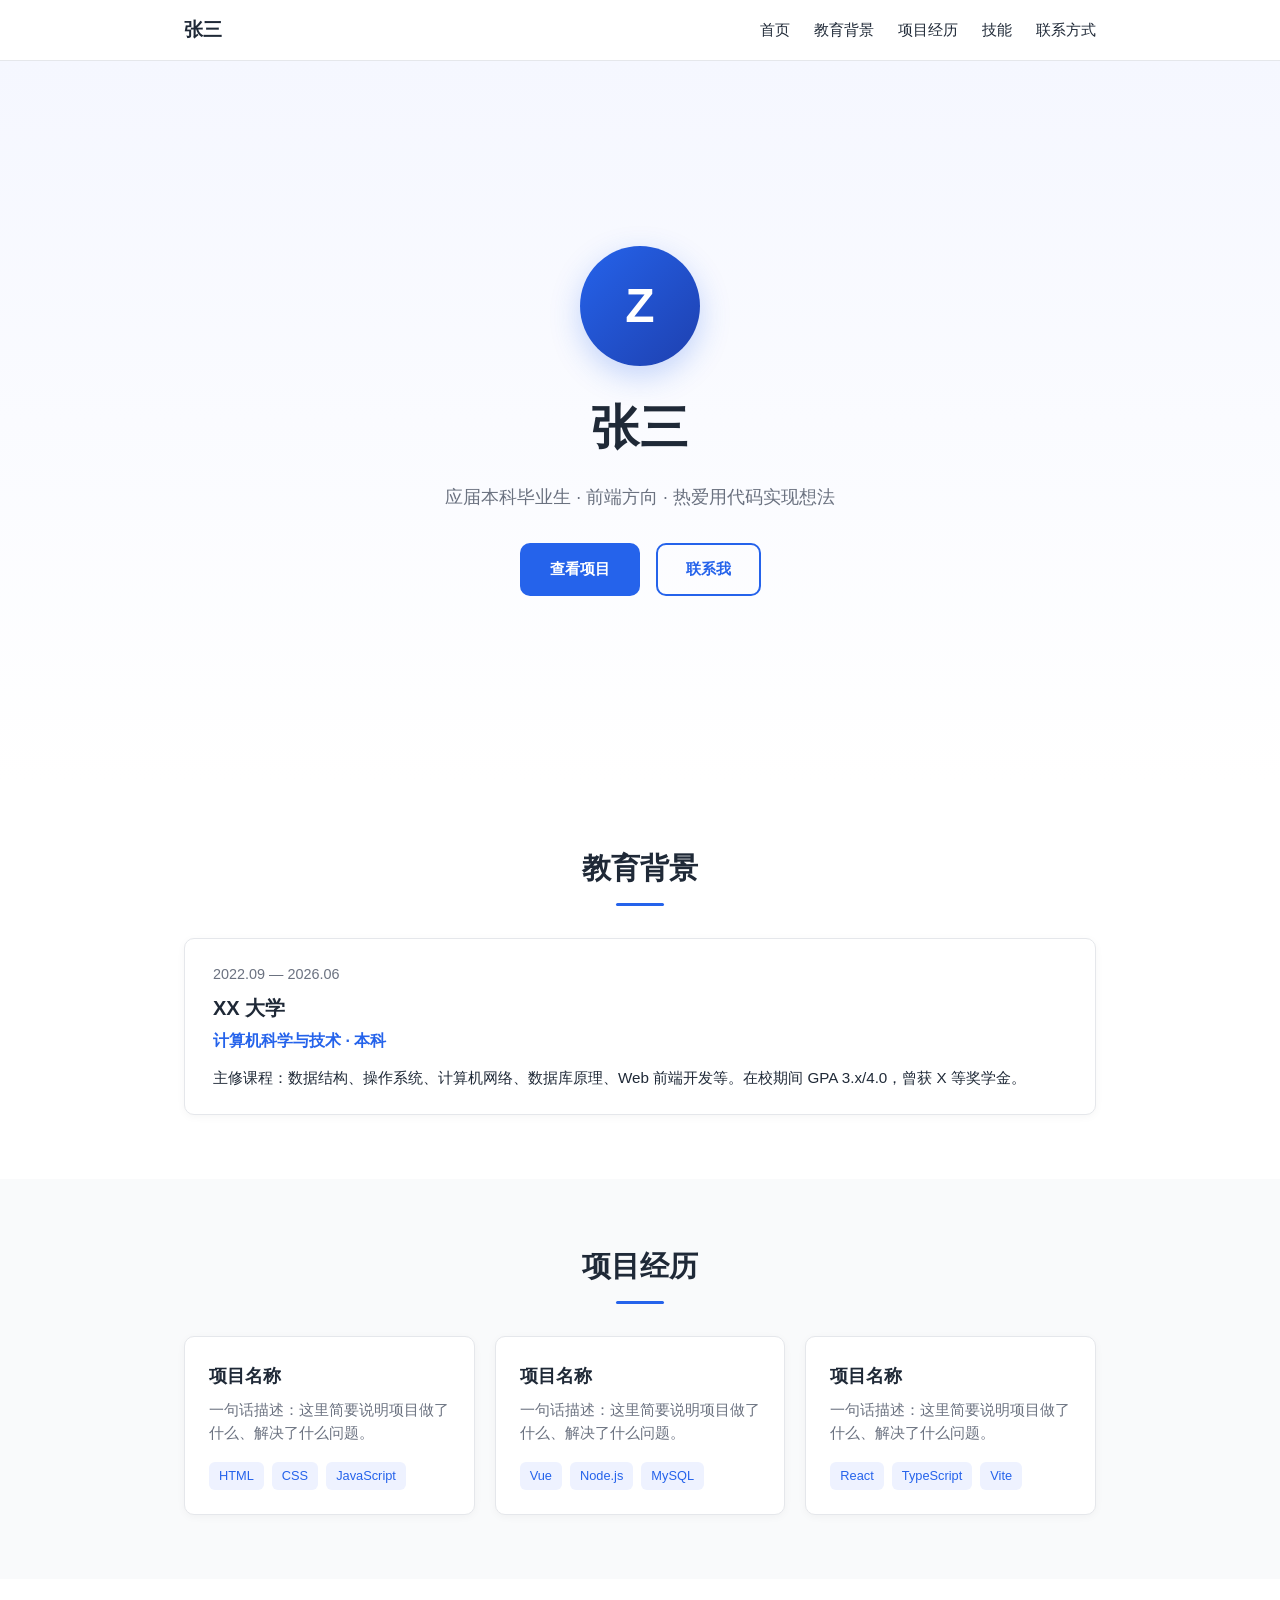
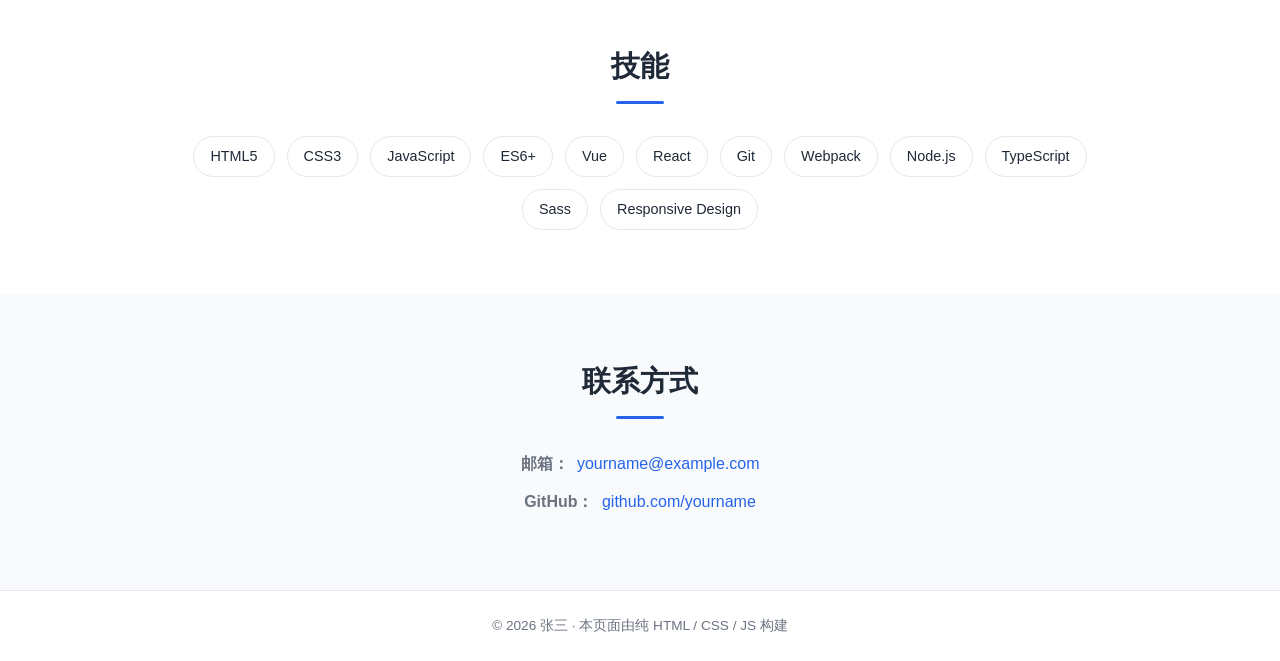
<file: new2/index.html>
<!DOCTYPE html>
<html lang="zh-CN">
<head>
  <meta charset="UTF-8">
  <meta name="viewport" content="width=device-width, initial-scale=1.0">
  <title>张三 | 应届本科生个人主页</title>
  <link rel="stylesheet" href="style.css">
</head>
<body>

  <!-- ① 顶部导航 -->
  <header class="navbar" id="top">
    <div class="nav-inner">
      <a class="brand" href="#top">张三</a>
      <nav class="nav-links" id="navLinks">
        <a href="#hero">首页</a>
        <a href="#education">教育背景</a>
        <a href="#projects">项目经历</a>
        <a href="#skills">技能</a>
        <a href="#contact">联系方式</a>
      </nav>
      <button class="nav-toggle" id="navToggle" aria-label="切换导航">
        <span></span><span></span><span></span>
      </button>
    </div>
  </header>

  <!-- ② 首屏 -->
  <section class="hero" id="hero">
    <div class="hero-inner">
      <div class="avatar" aria-hidden="true">Z</div>
      <h1 class="hero-name">张三</h1>
      <p class="hero-tagline">应届本科毕业生 · 前端方向 · 热爱用代码实现想法</p>
      <div class="hero-buttons">
        <a class="btn btn-primary" href="#projects">查看项目</a>
        <a class="btn btn-outline" href="#contact">联系我</a>
      </div>
    </div>
  </section>

  <!-- ③ 教育背景 -->
  <section class="section" id="education">
    <div class="container">
      <h2 class="section-title">教育背景</h2>
      <div class="edu-card">
        <div class="edu-period">2022.09 — 2026.06</div>
        <h3 class="edu-school">XX 大学</h3>
        <p class="edu-major">计算机科学与技术 · 本科</p>
        <p class="edu-desc">主修课程：数据结构、操作系统、计算机网络、数据库原理、Web 前端开发等。在校期间 GPA 3.x/4.0，曾获 X 等奖学金。</p>
      </div>
    </div>
  </section>

  <!-- ④ 项目经历 -->
  <section class="section section-alt" id="projects">
    <div class="container">
      <h2 class="section-title">项目经历</h2>
      <div class="project-grid">
        <article class="project-card">
          <h3 class="project-title">项目名称</h3>
          <p class="project-desc">一句话描述：这里简要说明项目做了什么、解决了什么问题。</p>
          <div class="tag-list">
            <span class="tag">HTML</span>
            <span class="tag">CSS</span>
            <span class="tag">JavaScript</span>
          </div>
        </article>

        <article class="project-card">
          <h3 class="project-title">项目名称</h3>
          <p class="project-desc">一句话描述：这里简要说明项目做了什么、解决了什么问题。</p>
          <div class="tag-list">
            <span class="tag">Vue</span>
            <span class="tag">Node.js</span>
            <span class="tag">MySQL</span>
          </div>
        </article>

        <article class="project-card">
          <h3 class="project-title">项目名称</h3>
          <p class="project-desc">一句话描述：这里简要说明项目做了什么、解决了什么问题。</p>
          <div class="tag-list">
            <span class="tag">React</span>
            <span class="tag">TypeScript</span>
            <span class="tag">Vite</span>
          </div>
        </article>
      </div>
    </div>
  </section>

  <!-- ⑤ 技能 -->
  <section class="section" id="skills">
    <div class="container">
      <h2 class="section-title">技能</h2>
      <div class="skill-cloud">
        <span class="skill">HTML5</span>
        <span class="skill">CSS3</span>
        <span class="skill">JavaScript</span>
        <span class="skill">ES6+</span>
        <span class="skill">Vue</span>
        <span class="skill">React</span>
        <span class="skill">Git</span>
        <span class="skill">Webpack</span>
        <span class="skill">Node.js</span>
        <span class="skill">TypeScript</span>
        <span class="skill">Sass</span>
        <span class="skill">Responsive Design</span>
      </div>
    </div>
  </section>

  <!-- ⑥ 联系方式 + 页脚 -->
  <section class="section section-alt" id="contact">
    <div class="container contact">
      <h2 class="section-title">联系方式</h2>
      <p class="contact-item">
        <span class="contact-label">邮箱：</span>
        <a href="mailto:yourname@example.com">yourname@example.com</a>
      </p>
      <p class="contact-item">
        <span class="contact-label">GitHub：</span>
        <a href="https://github.com/yourname" target="_blank" rel="noopener">github.com/yourname</a>
      </p>
    </div>
  </section>

  <footer class="footer">
    <p>© 2026 张三 · 本页面由纯 HTML / CSS / JS 构建</p>
  </footer>

  <script src="script.js"></script>
</body>
</html>
</file>
<file: new2/style.css>
* {
  margin: 0;
  padding: 0;
  box-sizing: border-box;
}

:root {
  --primary: #2563eb;
  --primary-dark: #1e40af;
  --text: #1f2937;
  --muted: #6b7280;
  --bg: #ffffff;
  --bg-alt: #f9fafb;
  --border: #e5e7eb;
  --radius: 10px;
}

html {
  scroll-behavior: smooth;
}

body {
  font-family: -apple-system, BlinkMacSystemFont, "Segoe UI", "PingFang SC",
    "Hiragino Sans GB", "Microsoft YaHei", sans-serif;
  color: var(--text);
  background: var(--bg);
  line-height: 1.6;
}

a {
  color: var(--primary);
  text-decoration: none;
}

a:hover {
  text-decoration: underline;
}

.container {
  max-width: 960px;
  margin: 0 auto;
  padding: 0 24px;
}

/* ===== ① 顶部导航 ===== */
.navbar {
  position: sticky;
  top: 0;
  z-index: 100;
  background: rgba(255, 255, 255, 0.95);
  backdrop-filter: blur(8px);
  border-bottom: 1px solid var(--border);
}

.nav-inner {
  max-width: 960px;
  margin: 0 auto;
  padding: 0 24px;
  height: 60px;
  display: flex;
  align-items: center;
  justify-content: space-between;
}

.brand {
  font-weight: 700;
  font-size: 1.2rem;
  color: var(--text);
  text-decoration: none !important;
}

.nav-links {
  display: flex;
  gap: 24px;
}

.nav-links a {
  color: var(--text);
  font-size: 0.95rem;
  text-decoration: none !important;
  transition: color 0.2s;
}

.nav-links a:hover {
  color: var(--primary);
}

.nav-toggle {
  display: none;
  flex-direction: column;
  gap: 5px;
  background: none;
  border: none;
  cursor: pointer;
  padding: 4px;
}

.nav-toggle span {
  width: 24px;
  height: 2px;
  background: var(--text);
  border-radius: 2px;
  transition: 0.3s;
}

/* ===== ② 首屏 ===== */
.hero {
  min-height: 80vh;
  display: flex;
  align-items: center;
  justify-content: center;
  text-align: center;
  padding: 80px 24px;
  background: linear-gradient(180deg, #f5f7ff 0%, #ffffff 100%);
}

.hero-inner {
  display: flex;
  flex-direction: column;
  align-items: center;
  gap: 16px;
}

.avatar {
  width: 120px;
  height: 120px;
  border-radius: 50%;
  background: linear-gradient(135deg, var(--primary), var(--primary-dark));
  color: #fff;
  font-size: 3rem;
  font-weight: 700;
  display: flex;
  align-items: center;
  justify-content: center;
  box-shadow: 0 10px 30px rgba(37, 99, 235, 0.25);
  margin-bottom: 8px;
}

.hero-name {
  font-size: 3rem;
  font-weight: 800;
  letter-spacing: 1px;
}

.hero-tagline {
  color: var(--muted);
  font-size: 1.1rem;
  max-width: 640px;
}

.hero-buttons {
  display: flex;
  gap: 16px;
  margin-top: 16px;
  flex-wrap: wrap;
  justify-content: center;
}

.btn {
  display: inline-block;
  padding: 12px 28px;
  border-radius: var(--radius);
  font-size: 0.95rem;
  font-weight: 600;
  transition: transform 0.15s, background 0.2s, color 0.2s;
  border: 2px solid transparent;
  text-decoration: none !important;
}

.btn:hover {
  transform: translateY(-2px);
}

.btn-primary {
  background: var(--primary);
  color: #fff;
}

.btn-primary:hover {
  background: var(--primary-dark);
}

.btn-outline {
  border-color: var(--primary);
  color: var(--primary);
}

.btn-outline:hover {
  background: var(--primary);
  color: #fff;
}

/* ===== 通用区块 ===== */
.section {
  padding: 64px 0;
}

.section-alt {
  background: var(--bg-alt);
}

.section-title {
  font-size: 1.8rem;
  font-weight: 700;
  margin-bottom: 32px;
  text-align: center;
  position: relative;
}

.section-title::after {
  content: "";
  display: block;
  width: 48px;
  height: 3px;
  background: var(--primary);
  margin: 12px auto 0;
  border-radius: 2px;
}

/* ===== ③ 教育背景 ===== */
.edu-card {
  background: #fff;
  border: 1px solid var(--border);
  border-radius: var(--radius);
  padding: 24px 28px;
  box-shadow: 0 2px 8px rgba(0, 0, 0, 0.04);
}

.edu-period {
  color: var(--muted);
  font-size: 0.9rem;
  margin-bottom: 6px;
}

.edu-school {
  font-size: 1.25rem;
  margin-bottom: 4px;
}

.edu-major {
  color: var(--primary);
  font-weight: 600;
  margin-bottom: 12px;
}

.edu-desc {
  color: var(--text);
  font-size: 0.95rem;
}

/* ===== ④ 项目经历 ===== */
.project-grid {
  display: flex;
  flex-wrap: wrap;
  gap: 20px;
}

.project-card {
  background: #fff;
  border: 1px solid var(--border);
  border-radius: var(--radius);
  padding: 24px;
  flex: 1 1 280px;
  min-width: 0;
  transition: transform 0.15s, box-shadow 0.15s;
  box-shadow: 0 2px 8px rgba(0, 0, 0, 0.04);
}

.project-card:hover {
  transform: translateY(-4px);
  box-shadow: 0 8px 24px rgba(0, 0, 0, 0.08);
}

.project-title {
  font-size: 1.15rem;
  margin-bottom: 8px;
}

.project-desc {
  color: var(--muted);
  font-size: 0.92rem;
  margin-bottom: 16px;
}

.tag-list {
  display: flex;
  flex-wrap: wrap;
  gap: 8px;
}

.tag {
  display: inline-block;
  background: #eef2ff;
  color: var(--primary);
  padding: 4px 10px;
  border-radius: 6px;
  font-size: 0.8rem;
  font-weight: 500;
}

/* ===== ⑤ 技能 ===== */
.skill-cloud {
  display: flex;
  flex-wrap: wrap;
  gap: 12px;
  justify-content: center;
}

.skill {
  display: inline-block;
  padding: 8px 16px;
  background: #fff;
  border: 1px solid var(--border);
  border-radius: 999px;
  font-size: 0.9rem;
  color: var(--text);
  transition: background 0.2s, color 0.2s, border-color 0.2s;
}

.skill:hover {
  background: var(--primary);
  color: #fff;
  border-color: var(--primary);
  cursor: default;
}

/* ===== ⑥ 联系方式 + 页脚 ===== */
.contact {
  text-align: center;
}

.contact-item {
  font-size: 1rem;
  margin-bottom: 12px;
}

.contact-label {
  color: var(--muted);
  font-weight: 600;
  margin-right: 4px;
}

.footer {
  text-align: center;
  padding: 24px;
  color: var(--muted);
  font-size: 0.85rem;
  background: #fff;
  border-top: 1px solid var(--border);
}

/* ===== 响应式 ===== */
@media (max-width: 720px) {
  .nav-links {
    position: absolute;
    top: 60px;
    left: 0;
    right: 0;
    flex-direction: column;
    gap: 0;
    background: #fff;
    border-bottom: 1px solid var(--border);
    max-height: 0;
    overflow: hidden;
    transition: max-height 0.3s ease;
  }

  .nav-links.open {
    max-height: 320px;
  }

  .nav-links a {
    padding: 14px 24px;
    border-top: 1px solid var(--border);
  }

  .nav-toggle {
    display: flex;
  }

  .nav-toggle.active span:nth-child(1) {
    transform: translateY(7px) rotate(45deg);
  }
  .nav-toggle.active span:nth-child(2) {
    opacity: 0;
  }
  .nav-toggle.active span:nth-child(3) {
    transform: translateY(-7px) rotate(-45deg);
  }

  .hero-name {
    font-size: 2.2rem;
  }

  .hero-tagline {
    font-size: 1rem;
  }

  .section-title {
    font-size: 1.5rem;
  }
}
</file>
